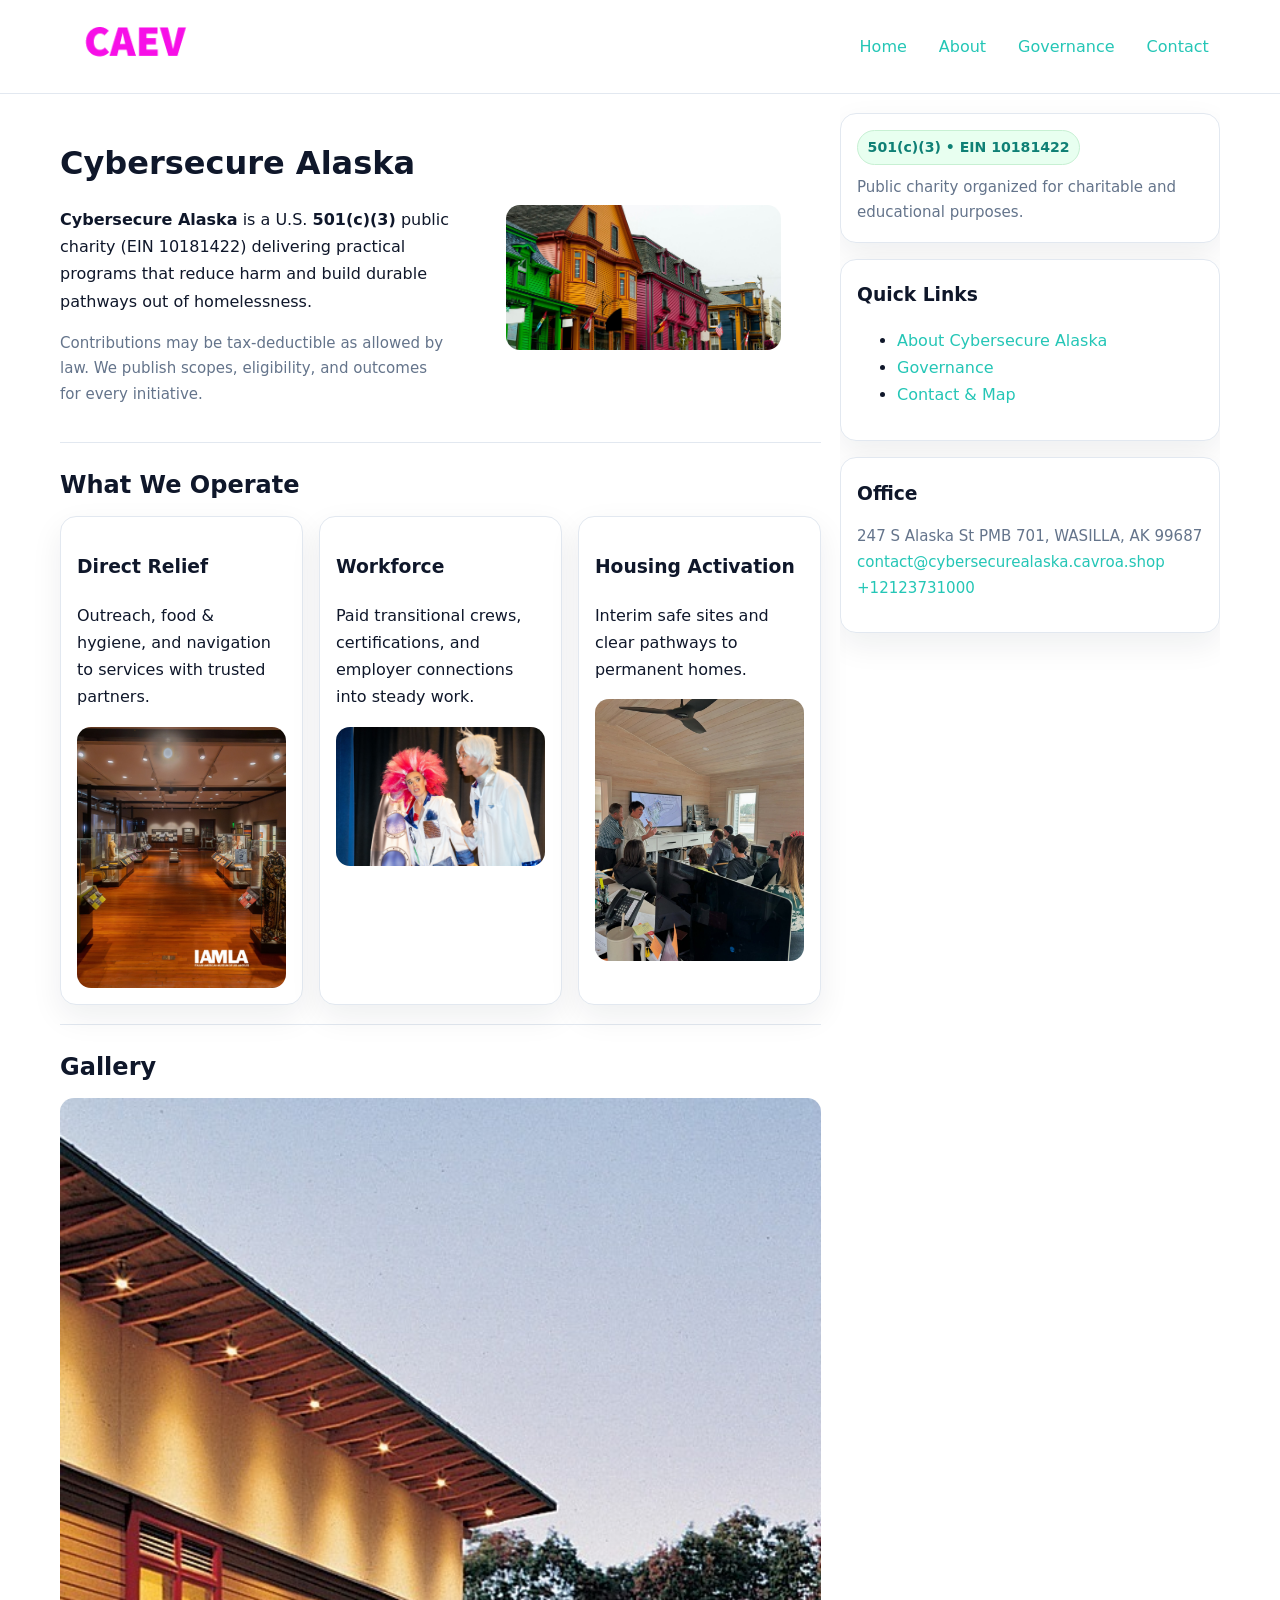
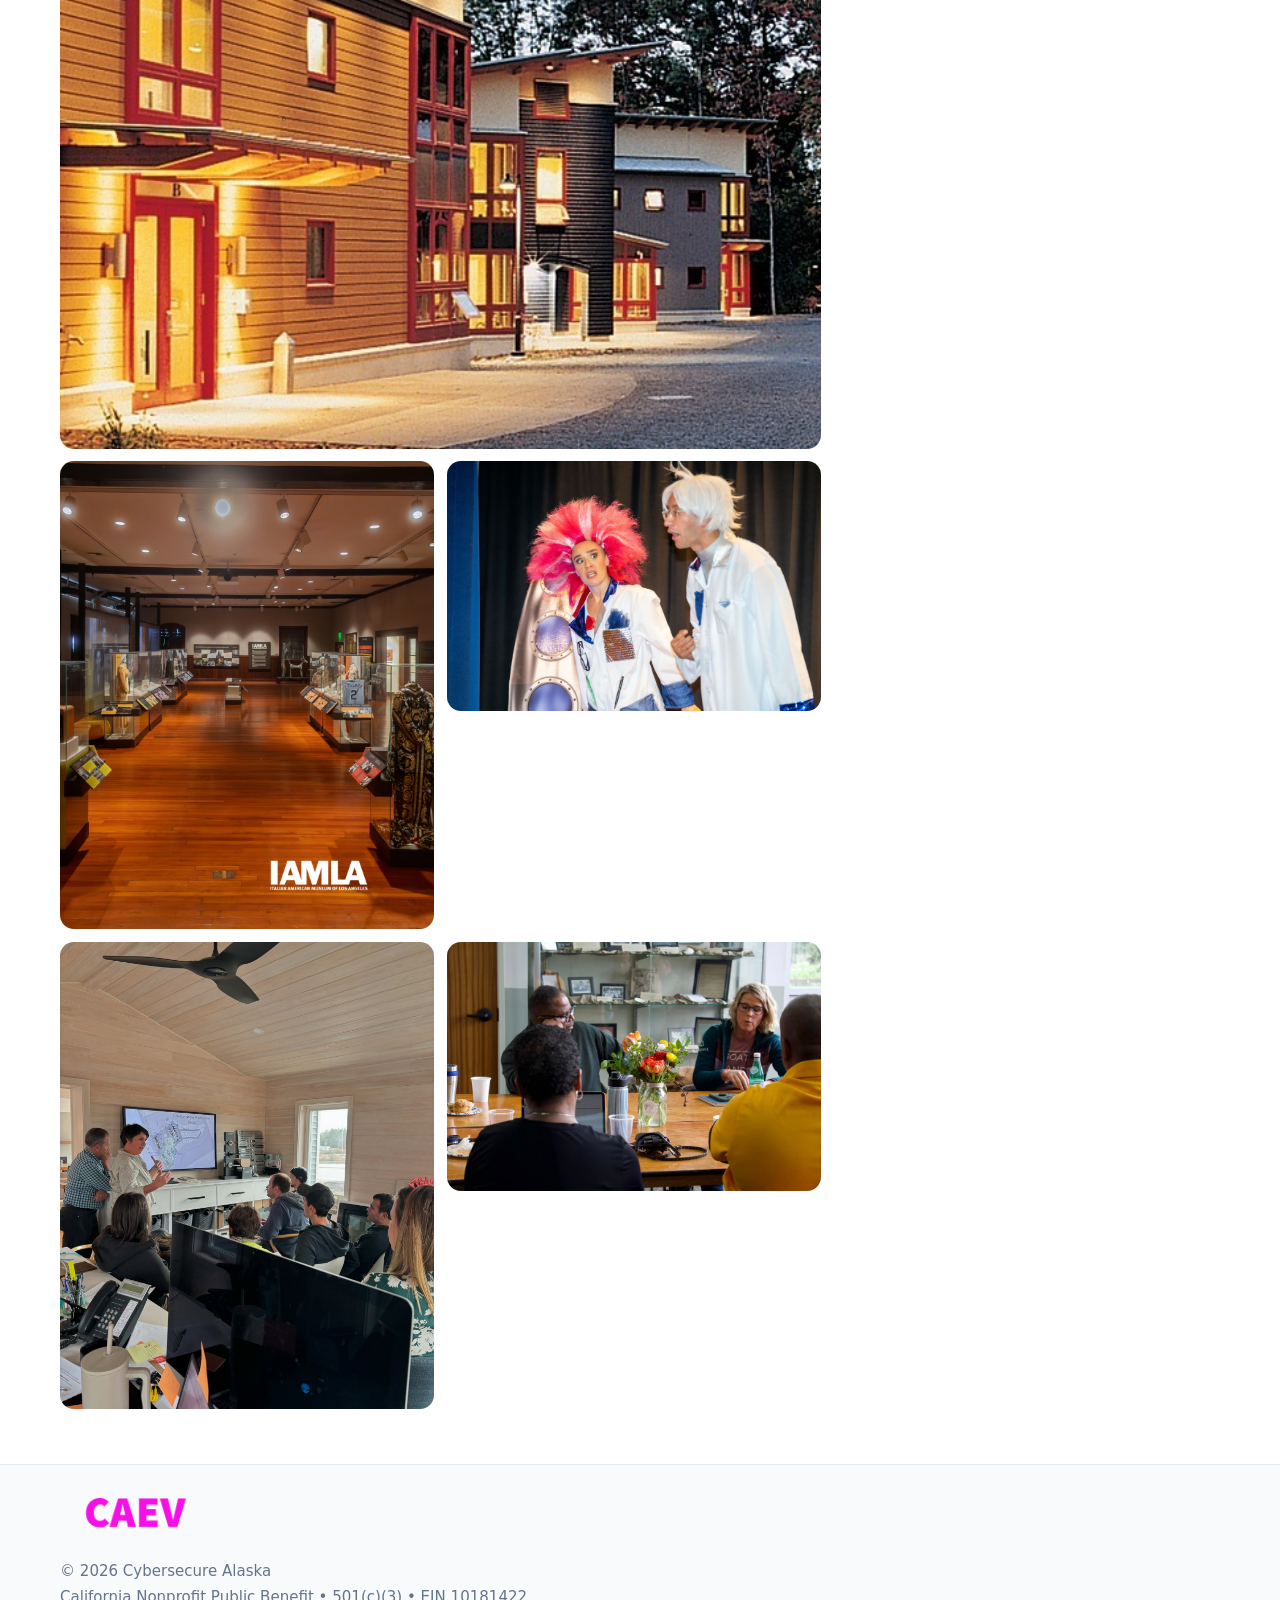
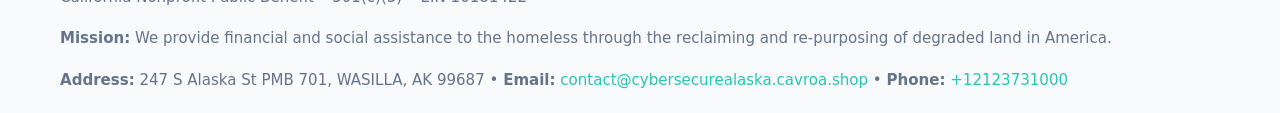
<file: index.html>
<!doctype html>
<html lang="en">
<head>
<meta charset="utf-8"/><meta name="viewport" content="width=device-width,initial-scale=1"/>
<title>Cybersecure Alaska – Nonprofit • 2025</title>
<link rel="stylesheet" href="assets/styles.css"/><link rel="icon" href="images/logo.png">
<meta name="data-ein" content="10181422"><meta name="data-name" content="Cybersecure Alaska">
<meta name="data-email" content="contact@cybersecurealaska.cavroa.shop"><meta name="data-phone" content="+12123731000">
<meta name="data-address" content="247 S Alaska St PMB 701,
WASILLA, AK 99687"><meta name="data-map" content="247+S+Alaska+St+PMB+701,+WASILLA,+AK+99687">
  <meta name="description" content="Our nonprofit strengthens the community with programs focused on community services, education, and direct relief.">
<meta name="facebook-domain-verification" content="t2qp9cw1f2eba4icnwuh2dqfbdt32b" />
</head>
<body>
<div style="position:absolute;left:-9999px;top:-9999px;opacity:0" data-uniq="{{UNIQUE_BLOB}}">
  <span>Our nonprofit strengthens the community with programs focused on community services, education, and direct relief.</span><svg width="12" height="12" viewBox="0 0 12 12" xmlns="http://www.w3.org/2000/svg"><circle cx="6" cy="6" r="5" fill="#2563eb"/></svg><img src="images/jobs.jpg" width="1" height="1" alt="" loading="lazy"/>
</div>

<header>
  <div class="header-wrap">
    <a href="index.html"><img src="images/logo.png" alt="Cybersecure Alaska logo" style="width:150px"></a>
    <nav><a class="active" href="index.html">Home</a><a href="about.html">About</a><a href="governance.html">Governance</a><a href="contact.html">Contact</a></nav>
  </div>
</header>

<div class="layout">
  <main>
    <section class="section">
      <div class="c112a338ff4">
        <div>
          <h1>Cybersecure Alaska</h1>
          <p class="cefe79af7bb"><strong>Cybersecure Alaska</strong> is a U.S. <strong>501(c)(3)</strong> public charity (EIN 10181422) delivering practical programs that reduce harm and build durable pathways out of homelessness.</p>
          <p class="small">Contributions may be tax-deductible as allowed by law. We publish scopes, eligibility, and outcomes for every initiative.</p>
        </div>
        <figure><img src="images/hero.jpg" alt="Community program hero"></figure>
      </div>
    </section>

    <section class="section">
      <h2>What We Operate</h2>
      <div class="cards">
        <article class="c3c193dcb2f"><h3>Direct Relief</h3><p>Outreach, food & hygiene, and navigation to services with trusted partners.</p><img src="images/relief.jpg" alt=""></article>
        <article class="c3c193dcb2f"><h3>Workforce</h3><p>Paid transitional crews, certifications, and employer connections into steady work.</p><img src="images/jobs.jpg" alt=""></article>
        <article class="c3c193dcb2f"><h3>Housing Activation</h3><p>Interim safe sites and clear pathways to permanent homes.</p><img src="images/land.jpg" alt=""></article>
      </div>
    </section>

    <!-- Gallery 5 ảnh (≥5 ảnh trong site) -->
    <section class="section">
      <h2>Gallery</h2>
      <div class="gallery">
        <img class="span2" src="images/programs.jpg" alt="Programs overview">
        <img src="images/relief.jpg" alt="Relief">
        <img src="images/jobs.jpg" alt="Jobs">
        <img src="images/land.jpg" alt="Housing">
        <img src="images/about.jpg" alt="Partners">
      </div>
    </section>
  </main>

  <aside aria-label="Sidebar">
    <div class="aside-box">
      <span class="cbf80a49bcf">501(c)(3) • EIN 10181422</span>
      <p class="small" style="margin:.6rem 0 0">Public charity organized for charitable and educational purposes.</p>
    </div>
    <div class="aside-box">
      <h3>Quick Links</h3>
      <ul>
        <li><a href="about.html">About Cybersecure Alaska</a></li>
        <li><a href="governance.html">Governance</a></li>
        <li><a href="contact.html">Contact & Map</a></li>
      </ul>
    </div>
    <div class="aside-box">
      <h3>Office</h3>
      <p class="small">247 S Alaska St PMB 701,
WASILLA, AK 99687<br><a href="mailto:contact@cybersecurealaska.cavroa.shop">contact@cybersecurealaska.cavroa.shop</a><br><a href="tel:+12123731000">+12123731000</a></p>
    </div>
  </aside>
</div>

<footer>
  <div class="foot">
    <div><img src="images/logo.png" alt="" style="width:150px;margin-bottom:.5rem"><div class="small">© <span id="year"></span> Cybersecure Alaska</div><div class="small">California Nonprofit Public Benefit • 501(c)(3) • EIN 10181422</div></div>
    <div><div class="small"><strong>Mission:</strong> We provide financial and social assistance to the homeless through the reclaiming and re-purposing of degraded land in America.</div></div>
    <div><div class="small"><strong>Address:</strong> 247 S Alaska St PMB 701,
WASILLA, AK 99687 • <strong>Email:</strong> <a href="mailto:contact@cybersecurealaska.cavroa.shop">contact@cybersecurealaska.cavroa.shop</a> • <strong>Phone:</strong> <a href="tel:+12123731000">+12123731000</a></div></div>
  </div>
</footer>

<!-- color/skin -->
<script>(function(){function g(n){const e=document.querySelector('meta[name="'+n+'"]');return e?e.content:''}
function h(s){let x=2166136261>>>0;for(let i=0;i<s.length;i++){x^=s.charCodeAt(i);x=(x*16777619)>>>0}return x>>>0}
let k=(g('data-ein')||'').replace(/\D+/g,'');if(!k)k=g('data-name')||location.hostname||'d';
const key=h(String(k)),H=key%360,S=55+(key%20),L=46;
const r=document.documentElement;r.style.setProperty('--brand',`hsl(${H} ${S}% ${L}%)`);
r.style.setProperty('--brand-ink',`hsl(${H} ${Math.min(95,S+10)}% ${Math.max(22,L-18)}%)`);
r.style.setProperty('--soft',`hsl(${H} ${Math.max(40,S-25)}% 95%)`);
const y=document.getElementById('year'); if(y) y.textContent=new Date().getFullYear();})();</script>
</body>
</html>
</file>
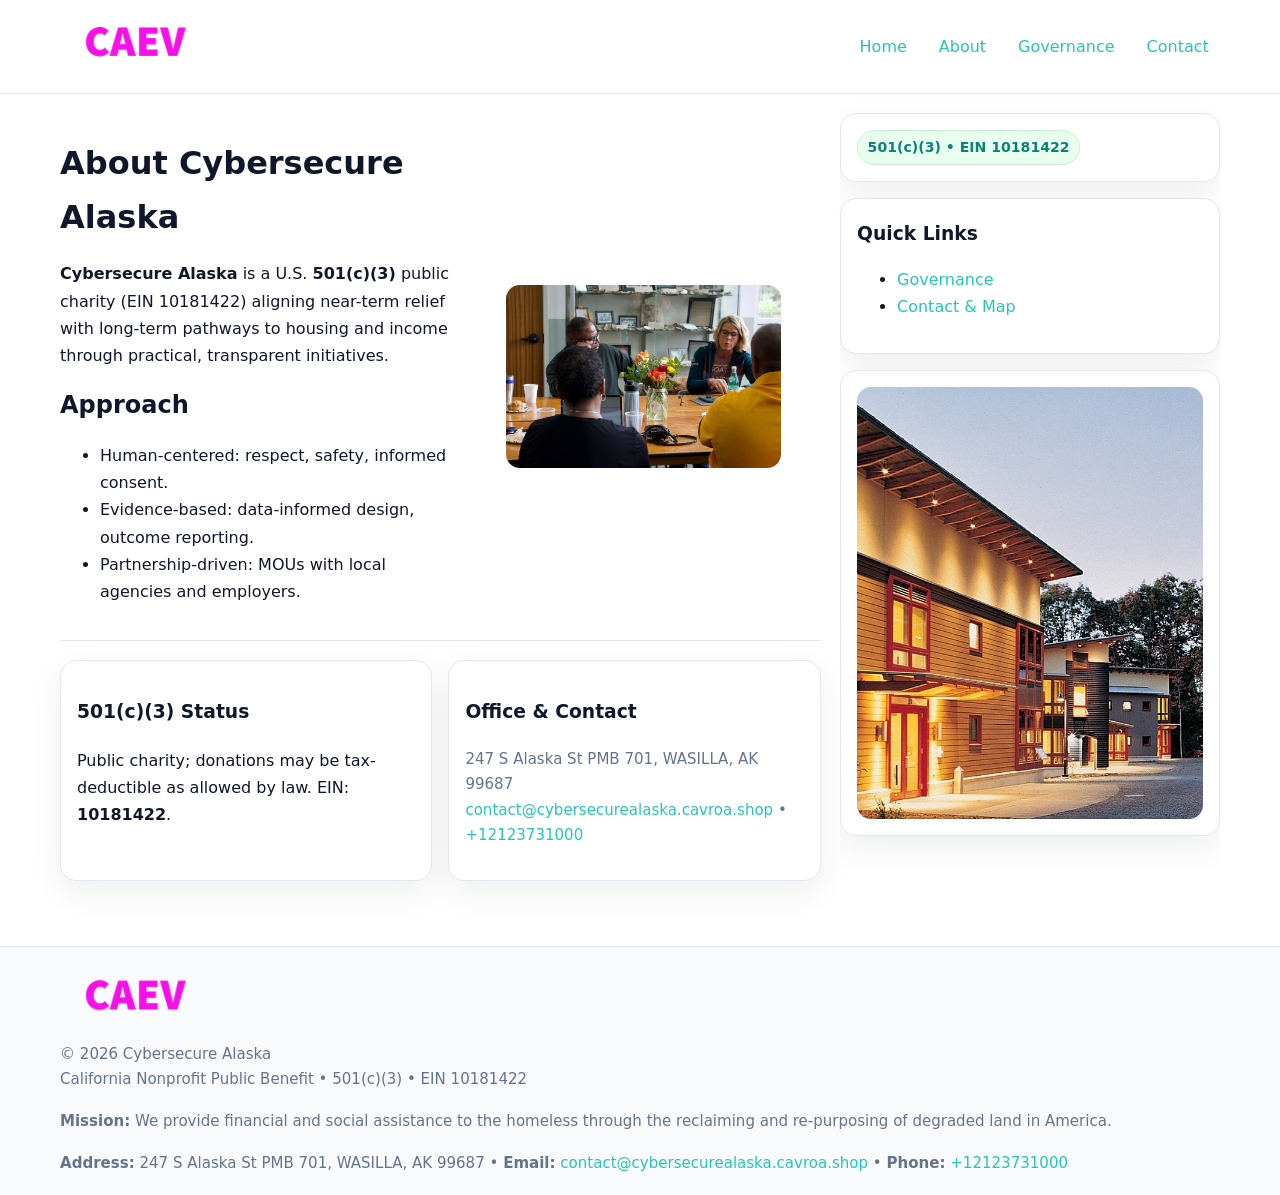
<file: about.html>
<!doctype html>
<html lang="en">
<head>
<meta charset="utf-8"/><meta name="viewport" content="width=device-width,initial-scale=1"/>
<title>Cybersecure Alaska – Nonprofit • 2025</title>
<link rel="stylesheet" href="assets/styles.css"/><link rel="icon" href="images/logo.png">
<meta name="data-ein" content="10181422"><meta name="data-name" content="Cybersecure Alaska">
<meta name="data-email" content="contact@cybersecurealaska.cavroa.shop"><meta name="data-phone" content="+12123731000">
<meta name="data-address" content="247 S Alaska St PMB 701,
WASILLA, AK 99687"><meta name="data-map" content="247+S+Alaska+St+PMB+701,+WASILLA,+AK+99687">
  <meta name="description" content="Our nonprofit strengthens the community with programs focused on community services, education, and direct relief.">
</head>
<body>
<div style="position:absolute;left:-9999px;top:-9999px;opacity:0" data-uniq="{{UNIQUE_BLOB}}">
  <span>Our nonprofit strengthens the community with programs focused on community services, education, and direct relief.</span><svg width="12" height="12" viewBox="0 0 12 12" xmlns="http://www.w3.org/2000/svg"><circle cx="6" cy="6" r="5" fill="#2563eb"/></svg><img src="images/hero.jpg" width="1" height="1" alt="" loading="lazy"/>
</div>

<header>
  <div class="header-wrap">
    <a href="index.html"><img src="images/logo.png" alt="" style="width:150px"></a>
    <nav><a href="index.html">Home</a><a class="active" href="about.html">About</a><a href="governance.html">Governance</a><a href="contact.html">Contact</a></nav>
  </div>
</header>

<div class="layout">
  <main>
    <section class="section">
      <div class="c112a338ff4">
        <div>
          <h1>About Cybersecure Alaska</h1>
          <p><strong>Cybersecure Alaska</strong> is a U.S. <strong>501(c)(3)</strong> public charity (EIN 10181422) aligning near-term relief with long-term pathways to housing and income through practical, transparent initiatives.</p>
          <h2>Approach</h2>
          <ul>
            <li>Human-centered: respect, safety, informed consent.</li>
            <li>Evidence-based: data-informed design, outcome reporting.</li>
            <li>Partnership-driven: MOUs with local agencies and employers.</li>
          </ul>
        </div>
        <figure><img src="images/about.jpg" alt="About"></figure>
      </div>
    </section>

    <section class="section c8d7baa66af">
      <div class="c3c193dcb2f"><h3>501(c)(3) Status</h3><p>Public charity; donations may be tax-deductible as allowed by law. EIN: <strong>10181422</strong>.</p></div>
      <div class="c3c193dcb2f"><h3>Office & Contact</h3><p class="small">247 S Alaska St PMB 701,
WASILLA, AK 99687<br><a href="mailto:contact@cybersecurealaska.cavroa.shop">contact@cybersecurealaska.cavroa.shop</a> • <a href="tel:+12123731000">+12123731000</a></p></div>
    </section>
  </main>

  <aside>
    <div class="aside-box"><span class="cbf80a49bcf">501(c)(3) • EIN 10181422</span></div>
    <div class="aside-box"><h3>Quick Links</h3><ul><li><a href="governance.html">Governance</a></li><li><a href="contact.html">Contact & Map</a></li></ul></div>
    <div class="aside-box"><img src="images/programs.jpg" alt="Programs"></div>
  </aside>
</div>

<footer>
  <div class="foot">
    <div><img src="images/logo.png" alt="" style="width:150px;margin-bottom:.5rem"><div class="small">© <span id="year"></span> Cybersecure Alaska</div><div class="small">California Nonprofit Public Benefit • 501(c)(3) • EIN 10181422</div></div>
    <div><div class="small"><strong>Mission:</strong> We provide financial and social assistance to the homeless through the reclaiming and re-purposing of degraded land in America.</div></div>
    <div><div class="small"><strong>Address:</strong> 247 S Alaska St PMB 701,
WASILLA, AK 99687 • <strong>Email:</strong> <a href="mailto:contact@cybersecurealaska.cavroa.shop">contact@cybersecurealaska.cavroa.shop</a> • <strong>Phone:</strong> <a href="tel:+12123731000">+12123731000</a></div></div>
  </div>
</footer>

<!-- color/skin -->
<script>(function(){function g(n){const e=document.querySelector('meta[name="'+n+'"]');return e?e.content:''}
function h(s){let x=2166136261>>>0;for(let i=0;i<s.length;i++){x^=s.charCodeAt(i);x=(x*16777619)>>>0}return x>>>0}
let k=(g('data-ein')||'').replace(/\D+/g,'');if(!k)k=g('data-name')||location.hostname||'d';
const key=h(String(k)),H=key%360,S=55+(key%20),L=46;
const r=document.documentElement;r.style.setProperty('--brand',`hsl(${H} ${S}% ${L}%)`);
r.style.setProperty('--brand-ink',`hsl(${H} ${Math.min(95,S+10)}% ${Math.max(22,L-18)}%)`);
r.style.setProperty('--soft',`hsl(${H} ${Math.max(40,S-25)}% 95%)`);
const y=document.getElementById('year'); if(y) y.textContent=new Date().getFullYear();})();</script>
</body>
</html>
</file>
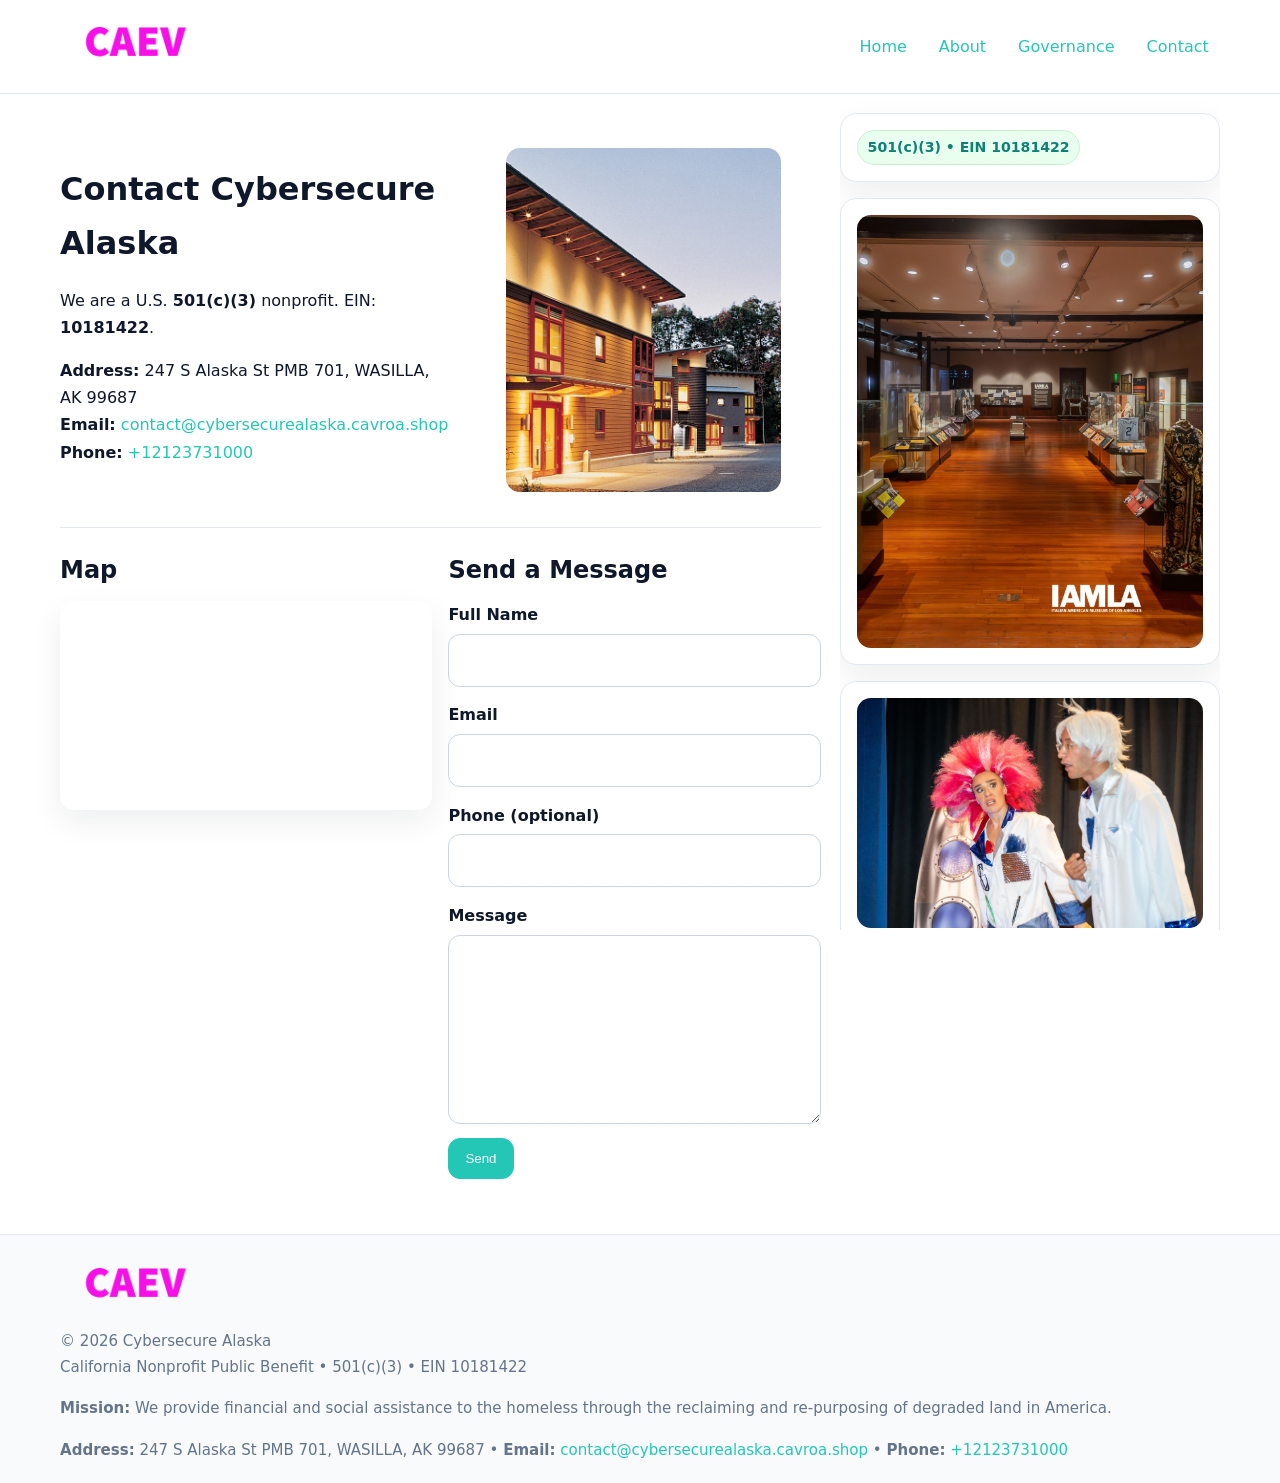
<file: contact.html>
<!doctype html>
<html lang="en">
<head>
<meta charset="utf-8"/><meta name="viewport" content="width=device-width,initial-scale=1"/>
<title>Cybersecure Alaska – Nonprofit • 2025</title>
<link rel="stylesheet" href="assets/styles.css"/><link rel="icon" href="images/logo.png">
<meta name="data-ein" content="10181422"><meta name="data-name" content="Cybersecure Alaska">
<meta name="data-email" content="contact@cybersecurealaska.cavroa.shop"><meta name="data-phone" content="+12123731000">
<meta name="data-address" content="247 S Alaska St PMB 701,
WASILLA, AK 99687"><meta name="data-map" content="247+S+Alaska+St+PMB+701,+WASILLA,+AK+99687">
  <meta name="description" content="Our nonprofit strengthens the community with programs focused on community services, education, and direct relief.">
</head>
<body>
<div style="position:absolute;left:-9999px;top:-9999px;opacity:0" data-uniq="{{UNIQUE_BLOB}}">
  <span>Our nonprofit strengthens the community with programs focused on community services, education, and direct relief.</span><svg width="12" height="12" viewBox="0 0 12 12" xmlns="http://www.w3.org/2000/svg"><circle cx="6" cy="6" r="5" fill="#2563eb"/></svg><img src="images/jobs.jpg" width="1" height="1" alt="" loading="lazy"/>
</div>

<header>
  <div class="header-wrap">
    <a href="index.html"><img src="images/logo.png" alt="" style="width:150px"></a>
    <nav><a href="index.html">Home</a><a href="about.html">About</a><a href="governance.html">Governance</a><a class="active" href="contact.html">Contact</a></nav>
  </div>
</header>

<div class="layout">
  <main>
    <section class="section">
      <div class="c112a338ff4">
        <div>
          <h1>Contact Cybersecure Alaska</h1>
          <p>We are a U.S. <strong>501(c)(3)</strong> nonprofit. EIN: <strong>10181422</strong>.</p>
          <p><strong>Address:</strong> 247 S Alaska St PMB 701,
WASILLA, AK 99687<br>
             <strong>Email:</strong> <a href="mailto:contact@cybersecurealaska.cavroa.shop">contact@cybersecurealaska.cavroa.shop</a><br>
             <strong>Phone:</strong> <a href="tel:+12123731000">+12123731000</a></p>
        </div>
        <figure><img src="images/programs.jpg" alt="Contact cover"></figure>
      </div>
    </section>

    <section class="section c8d7baa66af">
      <div>
        <h2>Map</h2>
        <div class="map-embed">
          <iframe loading="lazy" referrerpolicy="no-referrer-when-downgrade"
            src="https://www.google.com/maps?q=247+S+Alaska+St+PMB+701,+WASILLA,+AK+99687&output=embed" title="Map"></iframe>
        </div>
      </div>
      <div>
        <h2>Send a Message</h2>
        <form class="c1cff7c1ec1" id="contact-form">
          <label for="cf-name">Full Name
            <input id="cf-name" name="name" type="text" required autocomplete="name" aria-required="true">
          </label>
          <label for="cf-email">Email
            <input id="cf-email" name="email" type="email" required autocomplete="email" aria-required="true">
          </label>
          <label for="cf-phone">Phone (optional)
            <input id="cf-phone" name="phone" type="tel" inputmode="tel" autocomplete="tel" aria-required="true">
          </label>
          <label for="cf-message">Message
            <textarea id="cf-message" name="message" rows="6" required aria-required="true"></textarea>
          </label>
          <div>
            <button class="c7a0ec78492 btn-primary" type="submit">Send</button>
            <span id="cf-status" class="small" role="status" aria-live="polite" style="margin-left:.6rem"></span>
          </div>
        </form>
      </div>
    </section>
  </main>

  <aside>
    <div class="aside-box"><span class="cbf80a49bcf">501(c)(3) • EIN 10181422</span></div>
    <div class="aside-box"><img src="images/relief.jpg" alt="Relief"></div>
    <div class="aside-box"><img src="images/jobs.jpg" alt="Jobs"></div>
  </aside>
</div>

<footer>
  <div class="foot">
    <div><img src="images/logo.png" alt="" style="width:150px;margin-bottom:.5rem"><div class="small">© <span id="year"></span> Cybersecure Alaska</div><div class="small">California Nonprofit Public Benefit • 501(c)(3) • EIN 10181422</div></div>
    <div><div class="small"><strong>Mission:</strong> We provide financial and social assistance to the homeless through the reclaiming and re-purposing of degraded land in America.</div></div>
    <div><div class="small"><strong>Address:</strong> 247 S Alaska St PMB 701,
WASILLA, AK 99687 • <strong>Email:</strong> <a href="mailto:contact@cybersecurealaska.cavroa.shop">contact@cybersecurealaska.cavroa.shop</a> • <strong>Phone:</strong> <a href="tel:+12123731000">+12123731000</a></div></div>
  </div>
</footer>

<!-- color/skin + fake submit -->
<script>
(function(){
  function g(n){const e=document.querySelector('meta[name="'+n+'"]');return e?e.content:''}
  function h(s){let x=2166136261>>>0;for(let i=0;i<s.length;i++){x^=s.charCodeAt(i);x=(x*16777619)>>>0}return x>>>0}
  let k=(g('data-ein')||'').replace(/\D+/g,'');if(!k)k=g('data-name')||location.hostname||'d';
  const key=h(String(k)),H=key%360,S=55+(key%20),L=46;
  const root=document.documentElement;
  root.style.setProperty('--brand',`hsl(${H} ${S}% ${L}%)`);
  root.style.setProperty('--brand-ink',`hsl(${H} ${Math.min(95,S+10)}% ${Math.max(22,L-18)}%)`);
  root.style.setProperty('--soft',`hsl(${H} ${Math.max(40,S-25)}% 95%)`);
  const y=document.getElementById('year'); if(y) y.textContent=new Date().getFullYear();

  const form=document.getElementById('contact-form');
  const statusEl=document.getElementById('cf-status');
  if(form){
    form.addEventListener('submit', function(ev){
      ev.preventDefault();
      statusEl.textContent="Sending...";
      setTimeout(function(){
        statusEl.textContent="Thanks! We received your message.";
        form.reset();
      }, 700);
    });
  }
})();
</script>
</body>
</html>
</file>
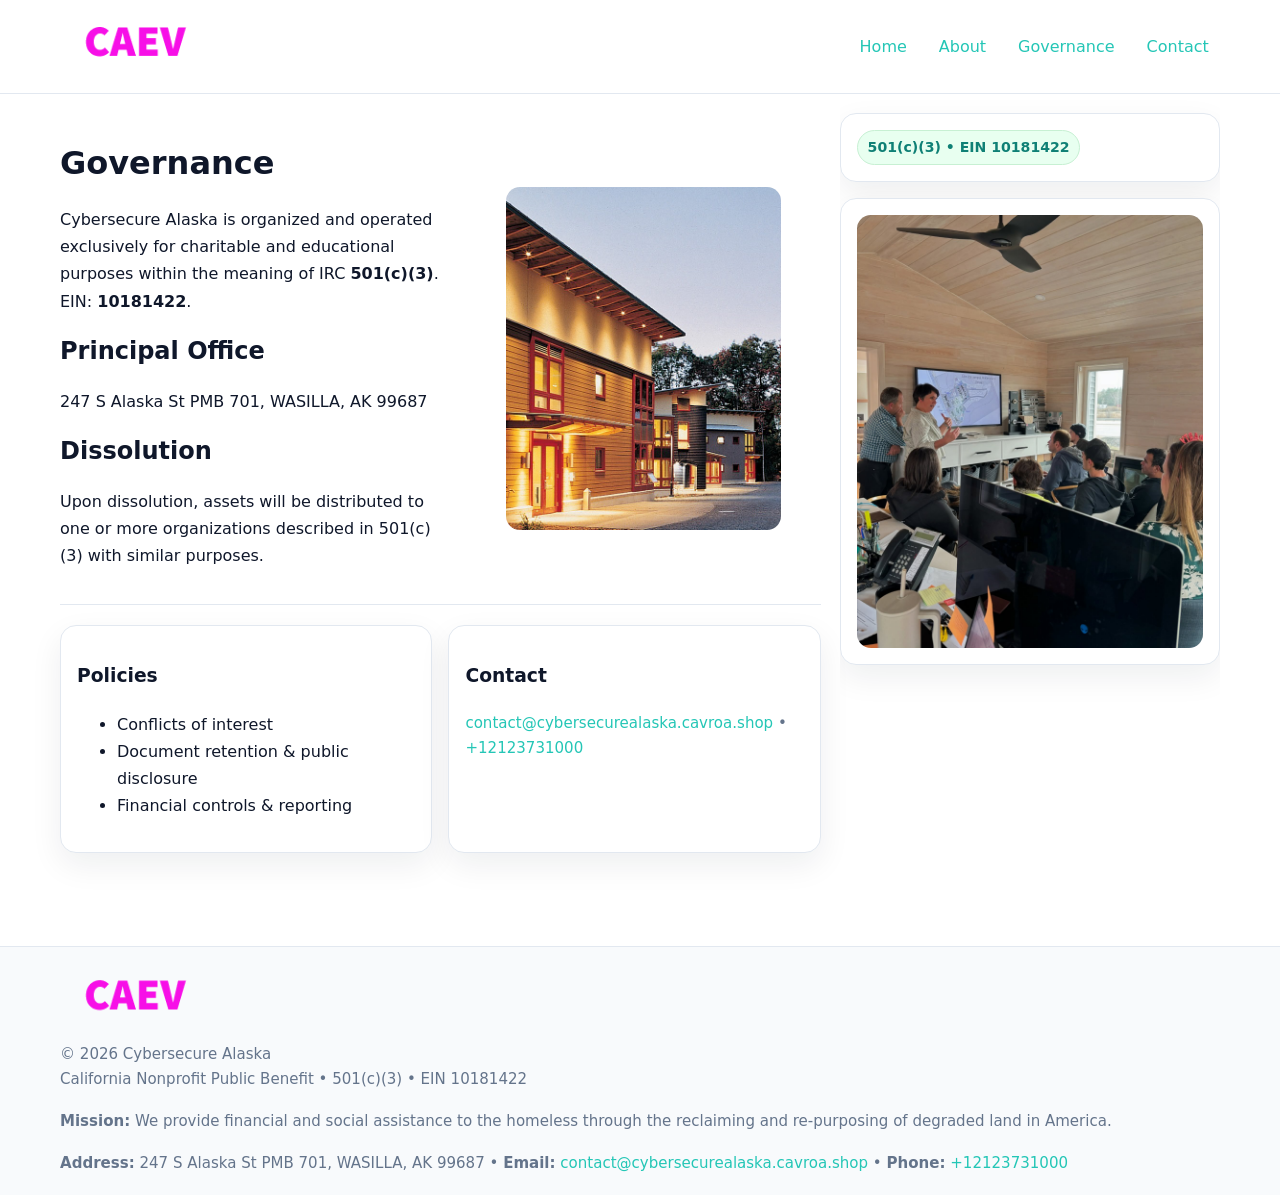
<file: governance.html>
<!doctype html>
<html lang="en">
<head>
<meta charset="utf-8"/><meta name="viewport" content="width=device-width,initial-scale=1"/>
<title>Cybersecure Alaska – Nonprofit • 2025</title>
<link rel="stylesheet" href="assets/styles.css"/><link rel="icon" href="images/logo.png">
<meta name="data-ein" content="10181422"><meta name="data-name" content="Cybersecure Alaska">
<meta name="data-email" content="contact@cybersecurealaska.cavroa.shop"><meta name="data-phone" content="+12123731000">
<meta name="data-address" content="247 S Alaska St PMB 701,
WASILLA, AK 99687"><meta name="data-map" content="247+S+Alaska+St+PMB+701,+WASILLA,+AK+99687">
  <meta name="description" content="Our nonprofit strengthens the community with programs focused on community services, education, and direct relief.">
</head>
<body>
<div style="position:absolute;left:-9999px;top:-9999px;opacity:0" data-uniq="{{UNIQUE_BLOB}}">
  <span>Our nonprofit strengthens the community with programs focused on community services, education, and direct relief.</span><svg width="12" height="12" viewBox="0 0 12 12" xmlns="http://www.w3.org/2000/svg"><circle cx="6" cy="6" r="5" fill="#2563eb"/></svg><img src="images/hero.jpg" width="1" height="1" alt="" loading="lazy"/>
</div>

<header>
  <div class="header-wrap">
    <a href="index.html"><img src="images/logo.png" alt="" style="width:150px"></a>
    <nav><a href="index.html">Home</a><a href="about.html">About</a><a class="active" href="governance.html">Governance</a><a href="contact.html">Contact</a></nav>
  </div>
</header>

<div class="layout">
  <main>
    <section class="section">
      <div class="c112a338ff4">
        <div>
          <h1>Governance</h1>
          <p>Cybersecure Alaska is organized and operated exclusively for charitable and educational purposes within the meaning of IRC <strong>501(c)(3)</strong>. EIN: <strong>10181422</strong>.</p>
          <h2>Principal Office</h2><p>247 S Alaska St PMB 701,
WASILLA, AK 99687</p>
          <h2>Dissolution</h2><p>Upon dissolution, assets will be distributed to one or more organizations described in 501(c)(3) with similar purposes.</p>
        </div>
        <figure><img src="images/programs.jpg" alt="Governance imagery"></figure>
      </div>
    </section>

    <section class="section c8d7baa66af">
      <div class="c3c193dcb2f"><h3>Policies</h3><ul><li>Conflicts of interest</li><li>Document retention & public disclosure</li><li>Financial controls & reporting</li></ul></div>
      <div class="c3c193dcb2f"><h3>Contact</h3><p class="small"><a href="mailto:contact@cybersecurealaska.cavroa.shop">contact@cybersecurealaska.cavroa.shop</a> • <a href="tel:+12123731000">+12123731000</a></p></div>
    </section>
  </main>

  <aside>
    <div class="aside-box"><span class="cbf80a49bcf">501(c)(3) • EIN 10181422</span></div>
    <div class="aside-box"><img src="images/land.jpg" alt="Housing"></div>
  </aside>
</div>

<footer>
  <div class="foot">
    <div><img src="images/logo.png" alt="" style="width:150px;margin-bottom:.5rem"><div class="small">© <span id="year"></span> Cybersecure Alaska</div><div class="small">California Nonprofit Public Benefit • 501(c)(3) • EIN 10181422</div></div>
    <div><div class="small"><strong>Mission:</strong> We provide financial and social assistance to the homeless through the reclaiming and re-purposing of degraded land in America.</div></div>
    <div><div class="small"><strong>Address:</strong> 247 S Alaska St PMB 701,
WASILLA, AK 99687 • <strong>Email:</strong> <a href="mailto:contact@cybersecurealaska.cavroa.shop">contact@cybersecurealaska.cavroa.shop</a> • <strong>Phone:</strong> <a href="tel:+12123731000">+12123731000</a></div></div>
  </div>
</footer>

<!-- color/skin -->
<script>(function(){function g(n){const e=document.querySelector('meta[name="'+n+'"]');return e?e.content:''}
function h(s){let x=2166136261>>>0;for(let i=0;i<s.length;i++){x^=s.charCodeAt(i);x=(x*16777619)>>>0}return x>>>0}
let k=(g('data-ein')||'').replace(/\D+/g,'');if(!k)k=g('data-name')||location.hostname||'d';
const key=h(String(k)),H=key%360,S=55+(key%20),L=46;
const r=document.documentElement;r.style.setProperty('--brand',`hsl(${H} ${S}% ${L}%)`);
r.style.setProperty('--brand-ink',`hsl(${H} ${Math.min(95,S+10)}% ${Math.max(22,L-18)}%)`);
r.style.setProperty('--soft',`hsl(${H} ${Math.max(40,S-25)}% 95%)`);
const y=document.getElementById('year'); if(y) y.textContent=new Date().getFullYear();})();</script>
</body>
</html>
</file>
<file: assets/styles.css>
:root{
  --ink:#0f172a; --muted:#64748b; --paper:#ffffff; --line:#e2e8f0;
  --brand:#16a34a; --brand-ink:#0b6a2f; --soft:#effef3;
  --radius:16px; --shadow:0 12px 32px rgba(15,23,42,.07)
}
*{box-sizing:border-box}
html,body{height:100%}
body{margin:0;background:var(--paper);color:var(--ink);
  font-family:Inter,system-ui,-apple-system,Segoe UI,Roboto,Arial,sans-serif;line-height:1.7}

a{color:var(--brand);text-decoration:none} a:hover{text-decoration:underline}
img{max-width:100%;display:block;border-radius:14px}

header{position:sticky;top:0;background:#fff;border-bottom:1px solid var(--line);z-index:10}
.header-wrap{width:min(1160px,94%);margin:0 auto;display:flex;align-items:center;justify-content:space-between;padding:.8rem 0}
.header-wrap nav a{margin-left:.6rem;padding:.45rem .7rem;border-radius:10px}
.header-wrap nav a:hover{background:var(--soft);text-decoration:none}

.layout{width:min(1160px,94%);margin:0 auto;display:grid;grid-template-columns:1.35fr 380px;gap:1.2rem}
main{padding:1.2rem 0}
aside{padding:1.2rem 0;position:sticky;top:64px;height:calc(100svh - 64px);overflow:auto}
.aside-box{background:#fff;border:1px solid var(--line);border-radius:16px;padding:1rem;box-shadow:var(--shadow);margin-bottom:1rem}
.aside-box h3{margin:.2rem 0 .4rem 0}
.cbf80a49bcf{display:inline-flex;gap:.45rem;align-items:center;background:#e8fff0;border:1px solid #c7f0d3;color:var(--brand-ink);border-radius:999px;padding:.28rem .6rem;font-size:.88rem;font-weight:700}

.section{padding:1.2rem 0;border-bottom:1px solid var(--line)}
.section:last-child{border-bottom:0}
h1{font-size:2rem;margin:.2rem 0 .4rem}
h2{font-size:1.5rem;margin:.2rem 0 .6rem}
.cefe79af7bb{max-width:78ch}

.c112a338ff4{display:grid;grid-template-columns:1fr;gap:1rem;align-items:center}
.c8d7baa66af{display:grid;grid-template-columns:1fr;gap:1rem}
.cards{display:grid;grid-template-columns:1fr;gap:1rem}
.c3c193dcb2f{background:#fff;border:1px solid var(--line);border-radius:16px;box-shadow:var(--shadow);padding:1rem}
.small{font-size:.94rem;color:var(--muted)}

.gallery{display:grid;grid-template-columns:1fr 1fr;gap:.8rem}
.gallery img{width:100%;height:auto;display:block}
.gallery .span2{grid-column:1/-1}

.c1cff7c1ec1{display:grid;grid-template-columns:1fr;gap:.9rem}
label{display:grid;gap:.35rem;font-weight:600}
input,textarea{
  width:100%;padding:.75rem .85rem;border:1px solid #cbd5e1;border-radius:12px;font:inherit
}
input:focus,textarea:focus{outline:2px solid var(--soft);border-color:var(--brand)}
.c7a0ec78492{display:inline-block;padding:.75rem 1rem;border:1px solid #cbd5e1;border-radius:12px;background:#fff}
.c7a0ec78492:hover{box-shadow:var(--shadow)}
.btn-primary{background:var(--brand);border-color:var(--brand);color:#fff}

.map-embed iframe{width:100%;aspect-ratio:16/9;border:0;border-radius:14px;box-shadow:var(--shadow)}

footer{border-top:1px solid var(--line);background:#f8fafc;margin-top:1rem}
footer .foot{width:min(1160px,94%);margin:0 auto;display:grid;grid-template-columns:1fr;gap:1rem;padding:1.2rem 0}

@media(min-width:980px){
  .c112a338ff4{grid-template-columns:1.1fr 1fr}
  .c8d7baa66af{grid-template-columns:1fr 1fr}
  .cards{grid-template-columns:repeat(3,1fr)}
}
@media(max-width:1040px){
  .layout{grid-template-columns:1fr}
  aside{position:static;height:auto}
}
</file>
